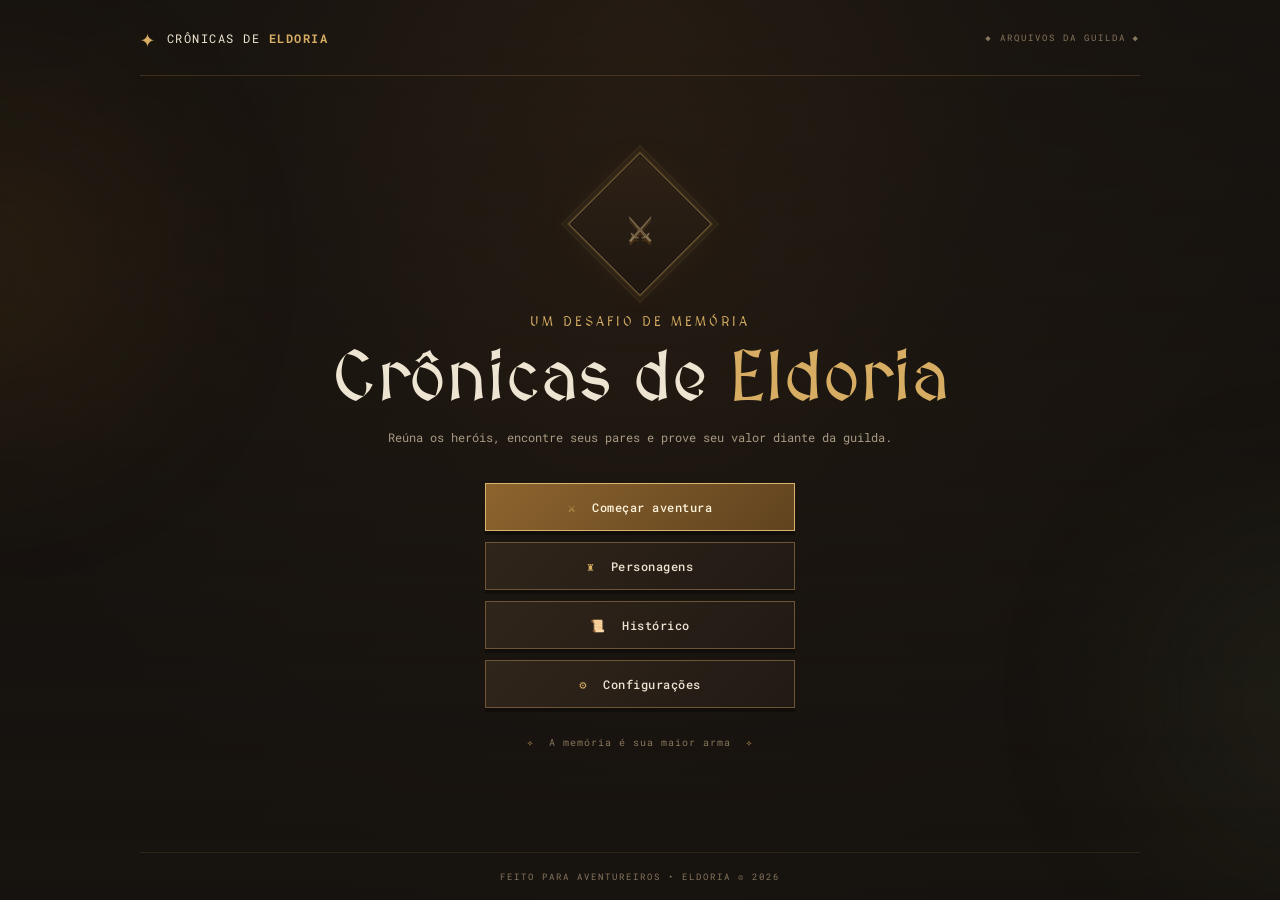
<file: index.html>
<!--é o ponto de entrada do site, responsável pela estrutura e navegação do menu principal.-->

<!doctype html>
<html lang="pt-BR">
  <head>
    <meta charset="UTF-8" />
    <meta name="viewport" content="width=device-width, initial-scale=1.0" />
    <meta name="theme-color" content="#17130f" />
    <meta
      name="description"
      content="Um jogo da memória com personagens de RPG medieval em pixel art."
    />
    <title>Crônicas de Eldoria — Jogo da Memória</title>
    <link rel="preconnect" href="https://fonts.googleapis.com" />
    <link rel="preconnect" href="https://fonts.gstatic.com" crossorigin />
    <link
      href="https://fonts.googleapis.com/css2?family=MedievalSharp&family=Roboto+Mono:wght@400;500;700&display=swap"
      rel="stylesheet"
    />
    <link rel="stylesheet" href="css/style.css" />
  </head>
  <body class="menu-page">

    <!--Utilizamos a tag video do HTML para colocar um vídeo como plano de fundo do nosso site-->
    <video
      class="bg-video" 
      src="imgs/interface/cards.mp4"
      autoplay
      muted
      loop
      playsinline
      aria-hidden="true"
    ></video>
    <div class="bg-video-overlay" aria-hidden="true"></div>

    <div class="ambient ambient-one"></div>
    <div class="ambient ambient-two"></div>

    <main class="app-shell">
      <header class="topbar">
        <a class="brand" href="index.html" aria-label="Voltar ao menu">
          <span class="brand-mark">✦</span
          ><span>CRÔNICAS DE <b>ELDORIA</b></span>
        </a>
        <span class="topbar-caption">◆ ARQUIVOS DA GUILDA ◆</span>
      </header>

      <section class="screen menu-screen active">
        <div class="hero-emblem" aria-hidden="true"><span>⚔</span></div>
        <p class="eyebrow">UM DESAFIO DE MEMÓRIA</p>
        <h1>Crônicas de <span>Eldoria</span></h1>
        <p class="intro">
          Reúna os heróis, encontre seus pares e prove seu valor diante da
          guilda.
        </p>
        <nav class="menu-actions" aria-label="Menu principal"> <!--agrupa os quatro botões de navegação-->
          <a class="menu-button primary" href="pages/jogo.html">
            <span>⚔</span> Começar aventura
          </a>
          <a class="menu-button" href="pages/personagens.html">
            <span>♜</span> Personagens
          </a>
          <a class="menu-button" href="pages/history.html">
            <span>📜</span> Histórico
          </a>
          <a class="menu-button" href="pages/configuracoes.html">
            <span>⚙</span> Configurações
          </a>
        </nav>
        <div class="menu-footer">
          <span>✧</span> A memória é sua maior arma <span>✧</span>
        </div>
      </section>

      <footer class="site-footer"> <!--Aqui é uma mensagem simples onde fica embaixo da opçoes -->
        FEITO PARA AVENTUREIROS • ELDORIA © 2026
      </footer>
    </main>
  </body>
</html>
</file>
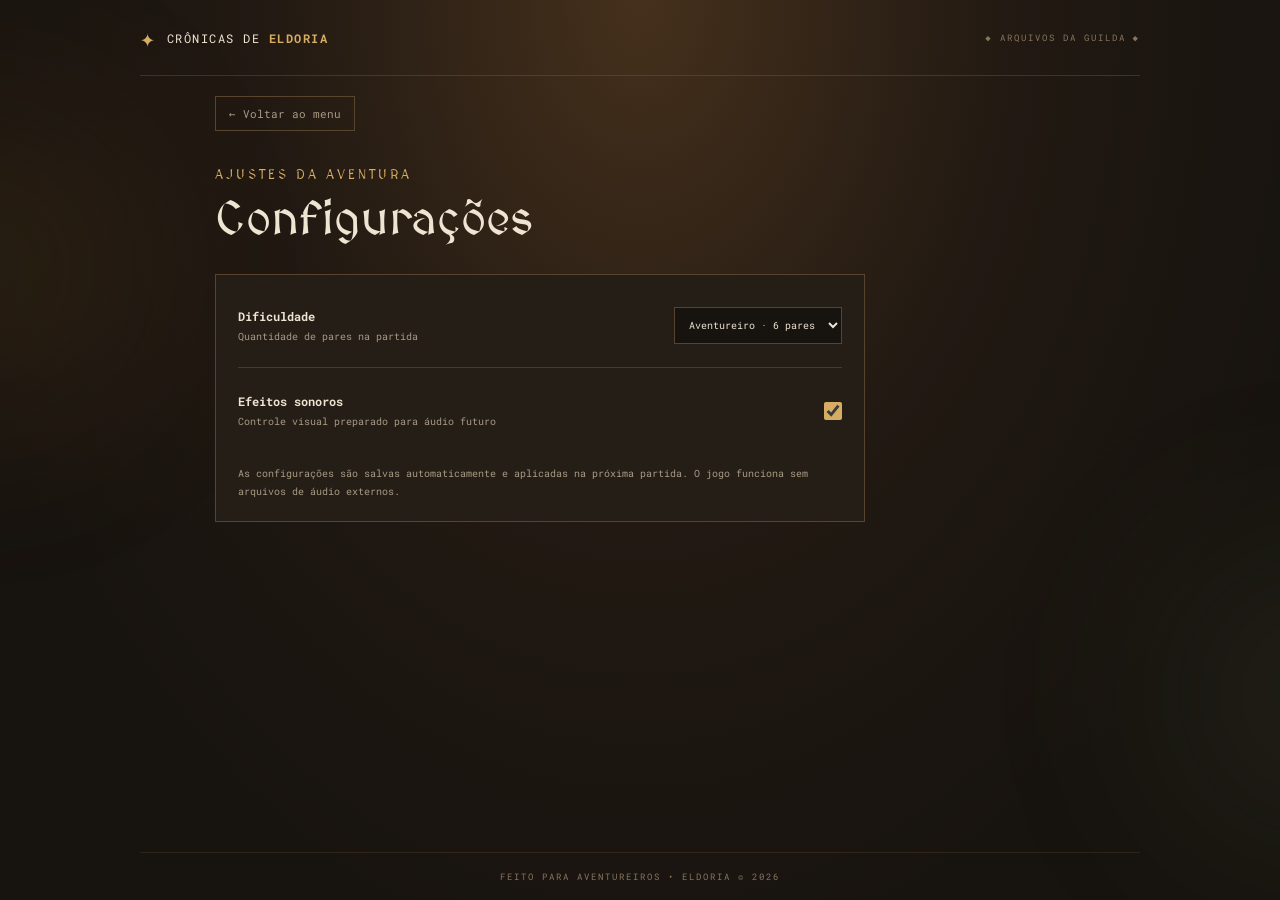
<file: pages/configuracoes.html>
<!doctype html>
<html lang="pt-BR">
  <head>
    <meta charset="UTF-8" />
    <meta name="viewport" content="width=device-width, initial-scale=1.0" />
    <meta name="theme-color" content="#17130f" />
    <meta
      name="description"
      content="Ajuste a dificuldade e os efeitos sonoros."
    />
    <title>Configurações — Crônicas de Eldoria</title>
    <link rel="preconnect" href="https://fonts.googleapis.com" />
    <link rel="preconnect" href="https://fonts.gstatic.com" crossorigin />
    <link
      href="https://fonts.googleapis.com/css2?family=MedievalSharp&family=Roboto+Mono:wght@400;500;700&display=swap"
      rel="stylesheet"
    />
    <link rel="stylesheet" href="../css/style.css" />
  </head>
  <body>
    <div class="ambient ambient-one"></div>
    <div class="ambient ambient-two"></div>

    <main class="app-shell">
      <header class="topbar">
        <a class="brand" href="../index.html" aria-label="Voltar ao menu">
          <span class="brand-mark">✦</span
          ><span>CRÔNICAS DE <b>ELDORIA</b></span>
        </a>
        <span class="topbar-caption">◆ ARQUIVOS DA GUILDA ◆</span>
      </header>

      <section class="screen content-screen active">
        <a class="back-button" href="../index.html">← Voltar ao menu</a>
        <p class="eyebrow">AJUSTES DA AVENTURA</p>
        <h2>Configurações</h2>
        <div class="settings-panel">
          <label class="setting-row"
            ><span
              ><b>Dificuldade</b
              ><small>Quantidade de pares na partida</small></span
            >
            <select id="difficulty-select">
              <option value="easy">Aprendiz · 4 pares</option>
              <option value="normal" selected>Aventureiro · 6 pares</option>
              <option value="hard">Lenda · 8 pares</option>
            </select>
          </label>
          <label class="setting-row"
            ><span
              ><b>Efeitos sonoros</b
              ><small>Controle visual preparado para áudio futuro</small></span
            >
            <input id="sound-toggle" type="checkbox" checked />
          </label>
          <p class="settings-note">
            As configurações são salvas automaticamente e aplicadas na próxima
            partida. O jogo funciona sem arquivos de áudio externos.
          </p>
        </div>
      </section>

      <footer class="site-footer">
        FEITO PARA AVENTUREIROS • ELDORIA © 2026
      </footer>
    </main>
    <script type="module" src="../js/pages/settings-page.js"></script>
  </body>
</html>
</file>
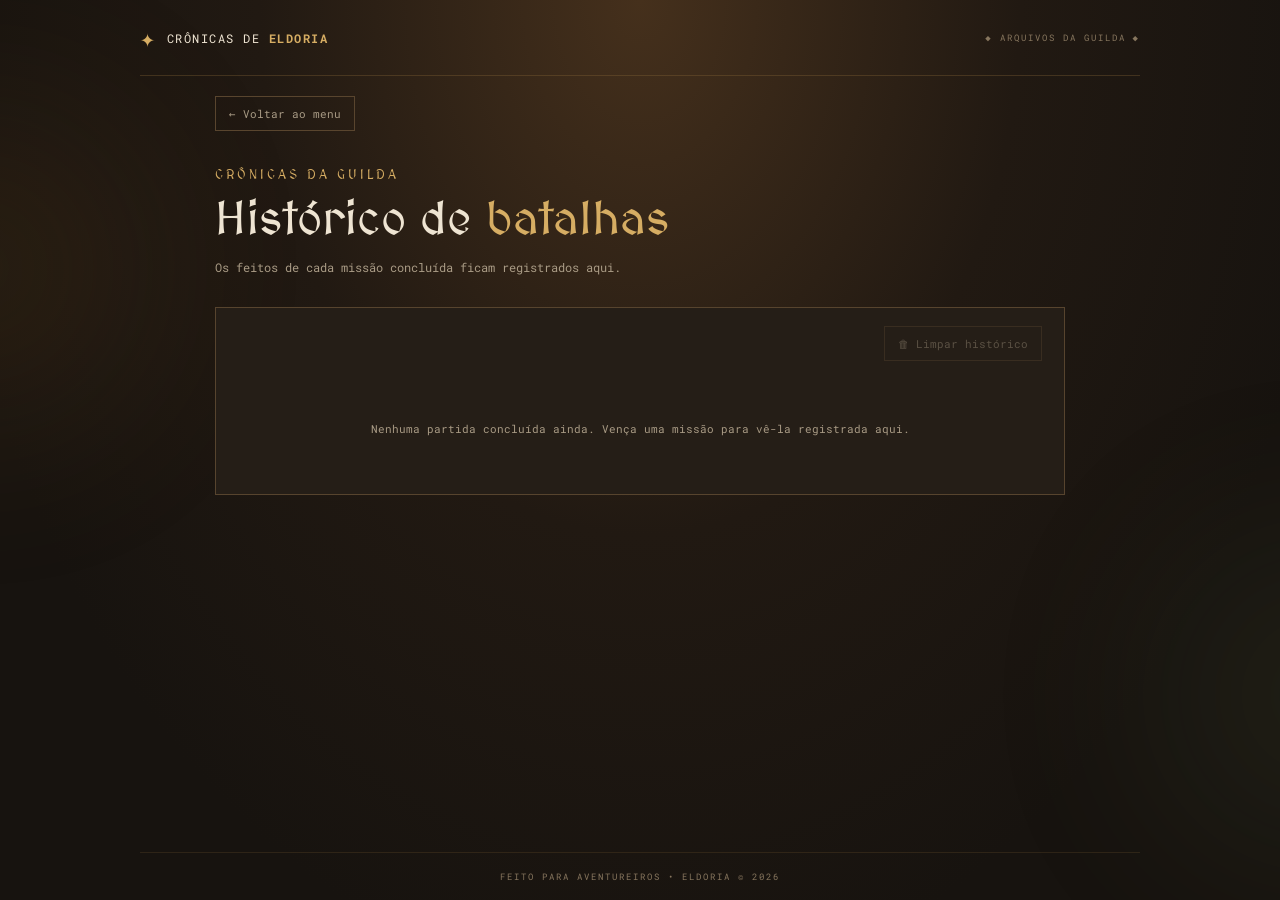
<file: pages/history.html>
<!doctype html>
<html lang="pt-BR">
  <head>
    <meta charset="UTF-8" />
    <meta name="viewport" content="width=device-width, initial-scale=1.0" />
    <meta name="theme-color" content="#17130f" />
    <meta
      name="description"
      content="Registro das partidas concluídas em Eldoria."
    />
    <title>Histórico — Crônicas de Eldoria</title>
    <link rel="preconnect" href="https://fonts.googleapis.com" />
    <link rel="preconnect" href="https://fonts.gstatic.com" crossorigin />
    <link
      href="https://fonts.googleapis.com/css2?family=MedievalSharp&family=Roboto+Mono:wght@400;500;700&display=swap"
      rel="stylesheet"
    />
    <link rel="stylesheet" href="../css/style.css" />
  </head>
  <body>
    <div class="ambient ambient-one"></div>
    <div class="ambient ambient-two"></div>

    <main class="app-shell">
      <header class="topbar">
        <a class="brand" href="../index.html" aria-label="Voltar ao menu">
          <span class="brand-mark">✦</span
          ><span>CRÔNICAS DE <b>ELDORIA</b></span>
        </a>
        <span class="topbar-caption">◆ ARQUIVOS DA GUILDA ◆</span>
      </header>

      <section class="screen content-screen active">
        <a class="back-button" href="../index.html">← Voltar ao menu</a>
        <p class="eyebrow">CRÔNICAS DA GUILDA</p>
        <h2>Histórico de <span>batalhas</span></h2>
        <p class="section-description">
          Os feitos de cada missão concluída ficam registrados aqui.
        </p>

        <div class="history-panel">
          <div class="history-toolbar">
            <span id="history-summary" class="history-summary"></span>
            <button id="clear-history" class="back-button danger" type="button">
              🗑 Limpar histórico
            </button>
          </div>

          <p id="history-empty" class="history-empty">
            Nenhuma partida concluída ainda. Vença uma missão para vê-la
            registrada aqui.
          </p>

          <table id="history-table" class="history-table" hidden>
            <thead>
              <tr>
                <th scope="col">Partida</th>
                <th scope="col">Tempo</th>
                <th scope="col">Movimentos</th>
                <th scope="col">Concluída em</th>
              </tr>
            </thead>
            <tbody id="history-body"></tbody>
          </table>
        </div>
      </section>

      <dialog id="confirm-dialog" class="confirm-dialog">
        <form method="dialog">
          <p class="eyebrow">ATENÇÃO, AVENTUREIRO</p>
          <h3>Apagar o histórico?</h3>
          <p class="section-description">
            Todos os registros de partidas serão removidos e esta ação não pode
            ser desfeita.
          </p>
          <div class="confirm-actions">
            <button class="menu-button" value="cancel">Cancelar</button>
            <button class="menu-button primary" value="confirm">
              Apagar tudo
            </button>
          </div>
        </form>
      </dialog>

      <footer class="site-footer">
        FEITO PARA AVENTUREIROS • ELDORIA © 2026
      </footer>
    </main>
    <script type="module" src="../js/pages/history-page.js"></script>
  </body>
</html>
</file>
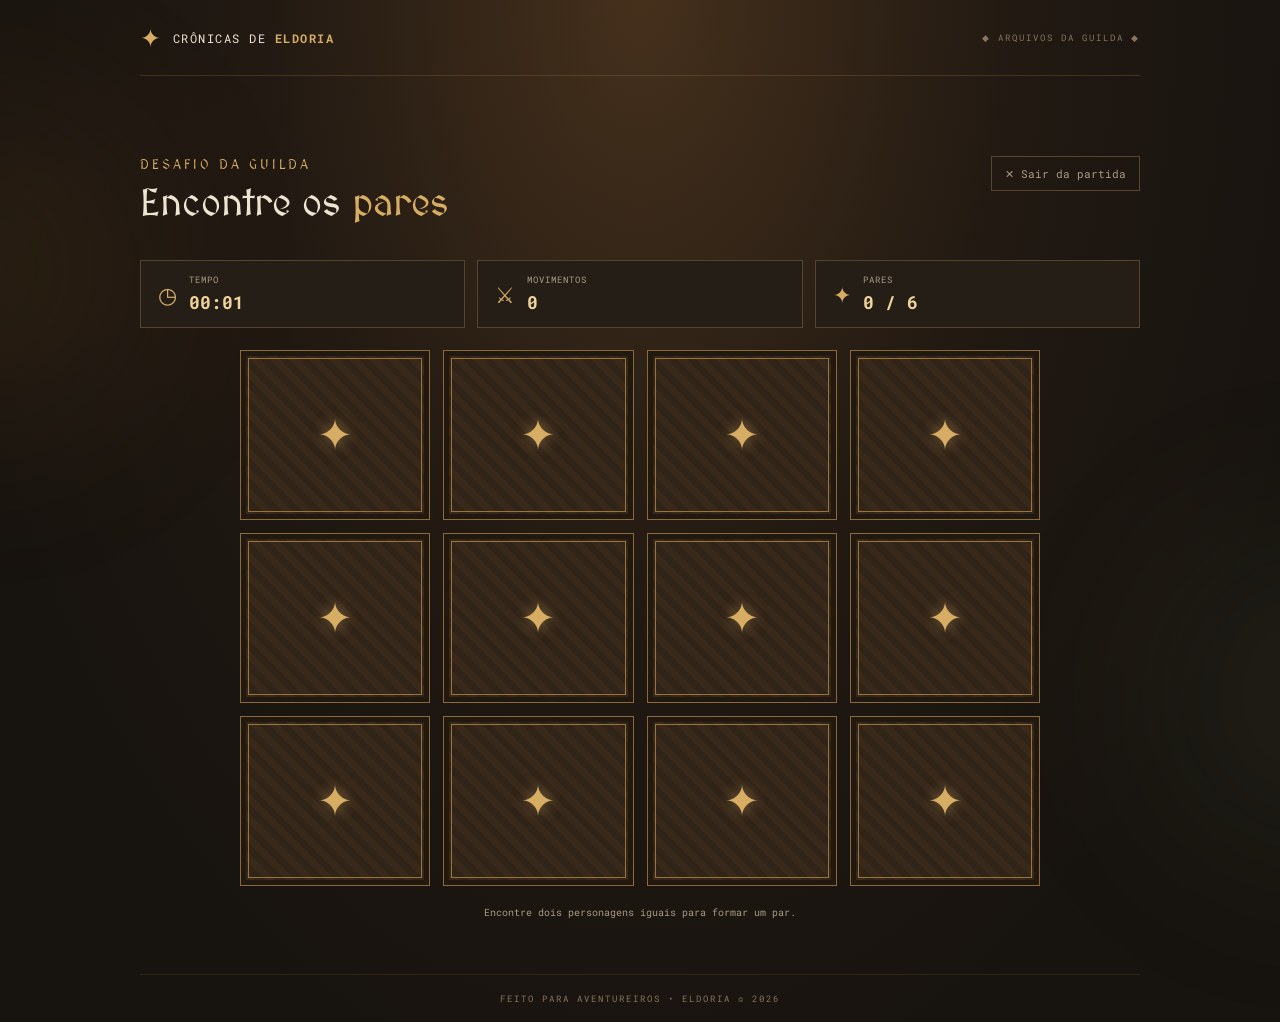
<file: pages/jogo.html>
<!doctype html>
<html lang="pt-BR">
  <head>
    <meta charset="UTF-8" />
    <meta name="viewport" content="width=device-width, initial-scale=1.0" />
    <meta name="theme-color" content="#17130f" />
    <meta
      name="description"
      content="Encontre os pares de heróis o mais rápido que puder."
    />
    <title>Partida — Crônicas de Eldoria</title>
    <link rel="preconnect" href="https://fonts.googleapis.com" />
    <link rel="preconnect" href="https://fonts.gstatic.com" crossorigin />
    <link
      href="https://fonts.googleapis.com/css2?family=MedievalSharp&family=Roboto+Mono:wght@400;500;700&display=swap"
      rel="stylesheet"
    />
    <link rel="stylesheet" href="../css/style.css" />
  </head>
  <body>
    <div class="ambient ambient-one"></div>
    <div class="ambient ambient-two"></div>

    <main class="app-shell">
      <header class="topbar">
        <a class="brand" href="../index.html" aria-label="Voltar ao menu">
          <span class="brand-mark">✦</span
          ><span>CRÔNICAS DE <b>ELDORIA</b></span>
        </a>
        <span class="topbar-caption">◆ ARQUIVOS DA GUILDA ◆</span>
      </header>

      <section id="game-screen" class="screen game-screen active">
        <div class="game-heading">
          <div>
            <p class="eyebrow">DESAFIO DA GUILDA</p>
            <h2>Encontre os <span>pares</span></h2>
          </div>
          <a class="back-button" href="../index.html">✕ Sair da partida</a>
        </div>
        <div class="game-stats">
          <div class="stat">
            <span class="stat-icon">◷</span>
            <div>
              <small>TEMPO</small><strong id="timer-display">00:00</strong>
            </div>
          </div>
          <div class="stat">
            <span class="stat-icon">⚔</span>
            <div>
              <small>MOVIMENTOS</small><strong id="moves-display">0</strong>
            </div>
          </div>
          <div class="stat">
            <span class="stat-icon">✦</span>
            <div>
              <small>PARES</small><strong id="pairs-display">0 / 6</strong>
            </div>
          </div>
        </div>
        <div
          id="game-board"
          class="game-board"
          aria-label="Tabuleiro do jogo da memória"
        ></div>
        <p class="game-hint">
          Encontre dois personagens iguais para formar um par.
        </p>
      </section>

      <section id="victory-screen" class="screen victory-screen">
        <div class="victory-seal">✦</div>
        <p class="eyebrow">MISSÃO CONCLUÍDA</p>
        <h2>Vitória, <span>aventureiro!</span></h2>
        <p class="victory-copy">
          Todos os heróis foram reunidos. A guilda reconhece sua conquista.
        </p>
        <div class="victory-stats">
          <div>
            <small>TEMPO TOTAL</small><strong id="final-time">00:00</strong>
          </div>
          <div>
            <small>MOVIMENTOS</small><strong id="final-moves">0</strong>
          </div>
        </div>
        <div class="victory-actions">
          <button class="menu-button primary" data-action="restart">
            ↻ Jogar novamente
          </button>
          <a class="menu-button" href="history.html">
            <span>📜</span> Ver histórico
          </a>
          <a class="menu-button" href="../index.html">⌂ Voltar ao menu</a>
        </div>
      </section>

      <footer class="site-footer">
        FEITO PARA AVENTUREIROS • ELDORIA © 2026
      </footer>
    </main>
    <script type="module" src="../js/pages/game-page.js"></script>
  </body>
</html>
</file>
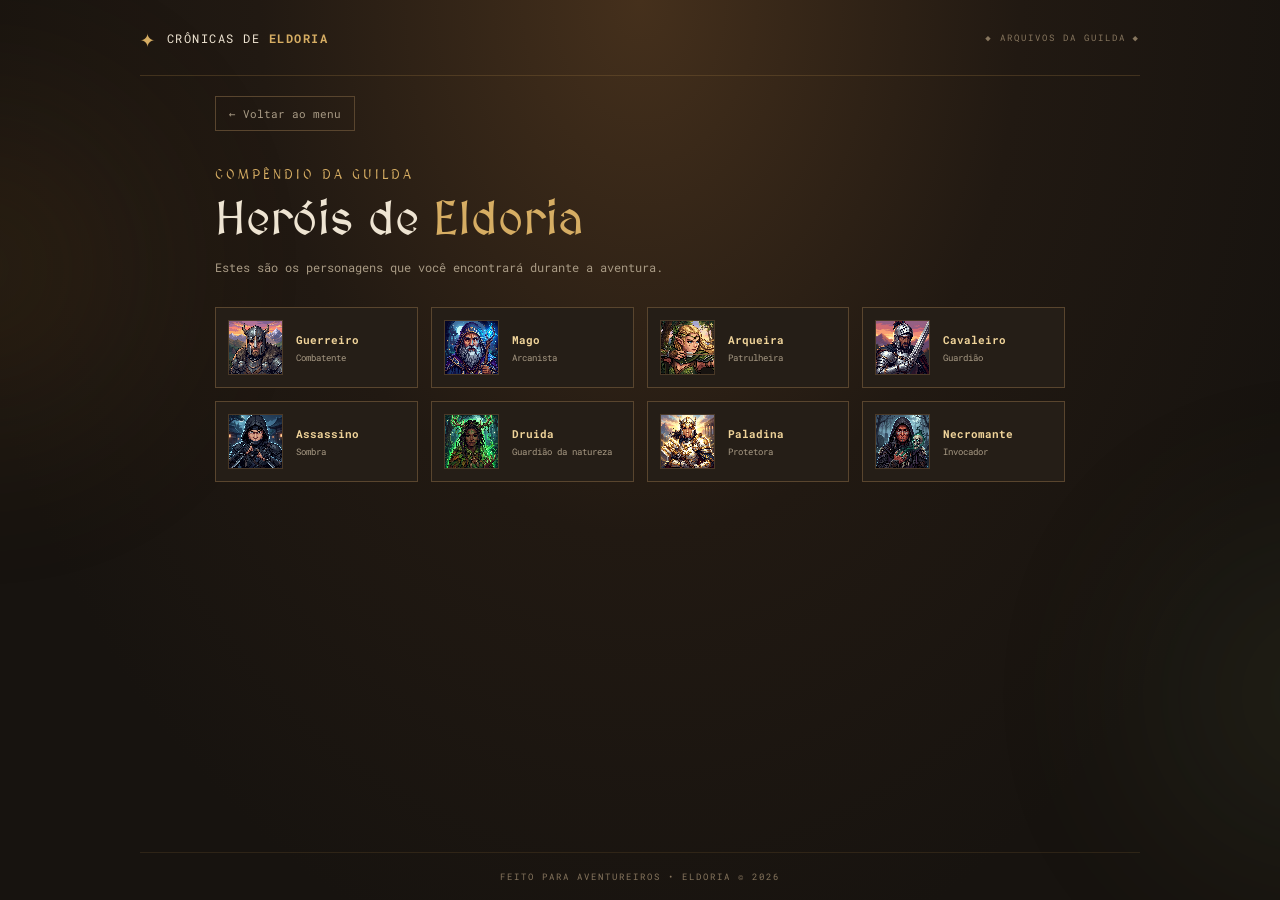
<file: pages/personagens.html>
<!--Esse arquivo é responsavel por criar a estrotura da página 
onde são apresentados os personagens do jogo Crônicas de Eldoria.-->

<!doctype html>
<html lang="pt-BR">
  <head>
    <meta charset="UTF-8" />
    <meta name="viewport" content="width=device-width, initial-scale=1.0" />
    <meta name="theme-color" content="#17130f" />
    <meta name="description" content="Conheça os heróis de Eldoria." />
    <title>Personagens — Crônicas de Eldoria</title>
    <link rel="preconnect" href="https://fonts.googleapis.com" />
    <link rel="preconnect" href="https://fonts.gstatic.com" crossorigin />
    <link
      href="https://fonts.googleapis.com/css2?family=MedievalSharp&family=Roboto+Mono:wght@400;500;700&display=swap"
      rel="stylesheet"
    />
    <link rel="stylesheet" href="../css/style.css" />
  </head>
  <body>
    <div class="ambient ambient-one"></div>
    <div class="ambient ambient-two"></div>

    <!--O main é responsável por organizar o conteúdo principal da página de personagens.-->
    <main class="app-shell">
      <header class="topbar">
        <a class="brand" href="../index.html" aria-label="Voltar ao menu">
          <span class="brand-mark">✦</span
          ><span>CRÔNICAS DE <b>ELDORIA</b></span>
        </a>
        <span class="topbar-caption">◆ ARQUIVOS DA GUILDA ◆</span>
      </header>

      <section class="screen content-screen active">
        <a class="back-button" href="../index.html">← Voltar ao menu</a>
        <p class="eyebrow">COMPÊNDIO DA GUILDA</p>
        <h2>Heróis de <span>Eldoria</span></h2>
        <p class="section-description">
          Estes são os personagens que você encontrará durante a aventura.
        </p>
        <div id="character-list" class="character-list"></div>
      </section>

      <!--Aqui é o rodape do nosso site-->
      <footer class="site-footer">
        FEITO PARA AVENTUREIROS • ELDORIA © 2026
      </footer>
    </main>
    <script type="module" src="../js/pages/characters-page.js"></script>
  </body>
</html>
</file>
<file: css/style.css>
@import url("https://fonts.googleapis.com/css2?family=DM+Mono:wght@400;500&display=swap");

:root {
  --bg: #17130f;
  --panel: #211b15;
  --panel2: #2b2118;
  --gold: #d6ad63;
  --gold-light: #f0d49a;
  --text: #eee4d2;
  --muted: #a99b85;
  --line: #57442e;
  --green: #7e9b70;
  --shadow: 0 18px 55px #0008;
}

* {
  padding: 0;
  margin: 0;
  box-sizing: border-box;
}

body {
  margin: 0;
  min-height: 100vh;
  background: radial-gradient(
    ellipse at 50% 0%,
    #45301c 0,
    #211912 42%,
    var(--bg) 78%
  );
  color: var(--text);
  font-family: "Roboto Mono", monospace;
  overflow-x: hidden;
  position: relative;
}
body:before {
  content: "";
  position: fixed;
  inset: 0;
  z-index: 1;
  pointer-events: none;
  opacity: 0.13;
  background-image:
    linear-gradient(90deg, transparent 49%, #b58a4c 50%, transparent 51%),
    linear-gradient(transparent 49%, #b58a4c 50%, transparent 51%);
  background-size: 44px 44px;
  mask-image: linear-gradient(to bottom, #000, transparent 70%);
}

.ambient {
  position: fixed;
  width: 320px;
  height: 320px;
  border-radius: 50%;
  filter: blur(100px);
  opacity: 0.12;
  pointer-events: none;
}

.ambient-one {
  background: #b7772c;
  top: 12%;
  left: -180px;
}

.ambient-two {
  background: #637c4e;
  right: -200px;
  bottom: 5%;
}

.app-shell {
  position: relative;
  width: min(100% - 32px, 1000px);
  min-height: 100vh;
  margin: auto;
  display: flex;
  flex-direction: column;
}
.topbar {
  height: 76px;
  border-bottom: 1px solid #8b693b55;
  display: flex;
  align-items: center;
  justify-content: space-between;
}
.brand {
  display: flex;
  align-items: center;
  gap: 10px;
  color: var(--text);
  text-decoration: none;
  font-size: 12px;
  letter-spacing: 1.5px;
}
.brand b {
  color: var(--gold);
}
.brand-mark {
  color: var(--gold);
  font-size: 25px;
}
.topbar-caption,
.site-footer {
  font-size: 9px;
  letter-spacing: 2px;
  color: #87765e;
}
.screen {
  display: none;
  flex: 1;
  margin: 44px 0 55px;
  position: relative;
}

.bg-video {
  position: fixed;
  inset: 0;
  width: 100%;
  height: 100%;
  object-fit: cover;
  z-index: -2;
  pointer-events: none;
}
.bg-video-overlay {
  position: fixed;
  inset: 0;
  z-index: -1;
  pointer-events: none;
  background: linear-gradient(to bottom, #17130fb3, #17130f80 45%, #17130fcc);
}

.screen.active {
  display: flex;
  flex-direction: column;
  animation: appear 0.3s ease;
}
@keyframes appear {
  from {
    opacity: 0;
    transform: translateY(7px);
  }
  to {
    opacity: 1;
    transform: none;
  }
}
.menu-screen {
  align-items: center;
  justify-content: center;
  text-align: center;
  min-height: 650px;
}
.hero-emblem {
  width: 102px;
  height: 102px;
  border: 1px solid var(--gold);
  outline: 5px double #9d774544;
  transform: rotate(45deg);
  display: grid;
  place-items: center;
  margin: 5px auto 38px;
  background: linear-gradient(135deg, #392819, #1c1712);
  box-shadow: 0 0 35px #c08d3c22;
  opacity: 50%;
}
.hero-emblem span {
  transform: rotate(-45deg);
  font-size: 47px;
  color: var(--gold-light);
  text-shadow: 0 3px #714a1c;
}
h1,
h2,
.eyebrow {
  font-family: "MedievalSharp", serif;
}
h1 {
  font-size: clamp(42px, 8vw, 70px);
  font-weight: 400;
  line-height: 1.05;
  margin: 10px 0 14px;
}
h1 span,
h2 span {
  color: var(--gold);
}
h2 {
  font-size: clamp(34px, 6vw, 48px);
  font-weight: 400;
  margin: 8px 0 10px;
}
.eyebrow {
  color: var(--gold);
  font-size: 13px;
  letter-spacing: 3px;
  margin: 0;
}
.intro,
.section-description,
.victory-copy {
  max-width: 530px;
  color: var(--muted);
  font-size: 12px;
  line-height: 1.9;
  margin: 0 auto;
}
.menu-actions {
  width: min(100%, 310px);
  display: grid;
  gap: 11px;
  margin: 34px 0 28px;
}
.menu-button {
  font:
    500 12px "Roboto Mono",
    monospace;
  letter-spacing: 0.5px;
  color: var(--text);
  background: linear-gradient(135deg, #30251a, #211a14);
  border: 1px solid #6e5535;
  padding: 15px 18px;
  cursor: pointer;
  transition: 0.2s;
  box-shadow: 0 4px 0 #100d0a;
}
a.menu-button {
  display: block;
  text-align: center;
  text-decoration: none;
}
.menu-button span {
  color: var(--gold);
  margin-right: 9px;
}
.menu-button:hover {
  border-color: var(--gold);
  transform: translateY(-2px);
  color: var(--gold-light);
}
.menu-button.primary {
  background: linear-gradient(135deg, #8d642e, #60431f);
  border-color: #d9b36c;
  color: #fff4dc;
}
.menu-button.primary:hover {
  background: linear-gradient(135deg, #a47739, #735126);
}
.menu-footer {
  font-size: 10px;
  color: #88765b;
  letter-spacing: 1px;
}
.menu-footer span {
  color: var(--gold);
  padding: 0 8px;
}
.site-footer {
  text-align: center;
  padding: 18px 0;
  border-top: 1px solid #8b693b33;
  margin-top: auto;
}
.content-screen {
  max-width: 850px;
  width: 100%;
  margin: 0 auto;
}
.back-button {
  align-self: flex-start;
  background: none;
  border: 1px solid #59452e;
  color: var(--muted);
  font:
    11px "Roboto Mono",
    monospace;
  padding: 9px 13px;
  cursor: pointer;
  margin: 20px 0 35px 0;
}
a.back-button {
  display: inline-block;
  text-decoration: none;
}
.back-button:hover {
  color: var(--gold);
  border-color: var(--gold);
}
.content-screen .section-description {
  margin: 0 0 28px;
}
.character-list {
  display: grid;
  grid-template-columns: repeat(auto-fit, minmax(170px, 1fr));
  gap: 13px;
}
.character-entry {
  display: flex;
  align-items: center;
  gap: 13px;
  background: #251e17;
  border: 1px solid #59452e;
  padding: 12px;
}
.character-entry img {
  width: 55px;
  height: 55px;
  object-fit: contain;
  image-rendering: pixelated;
  background: #17130f;
  border: 1px solid #4a3927;
}
.character-entry b {
  display: block;
  font-size: 11px;
  color: var(--gold-light);
}
.character-entry small {
  display: block;
  color: var(--muted);
  font-size: 9px;
  margin-top: 5px;
}
.settings-panel {
  border: 1px solid var(--line);
  background: #251e17;
  padding: 8px 22px;
  max-width: 650px;
  margin-top: 18px;
}
.setting-row {
  min-height: 85px;
  display: flex;
  align-items: center;
  justify-content: space-between;
  gap: 20px;
  border-bottom: 1px solid #4a3927;
}
.setting-row:last-of-type {
  border: 0;
}
.setting-row b {
  display: block;
  font-size: 12px;
}
.setting-row small {
  display: block;
  color: var(--muted);
  font-size: 10px;
  margin-top: 6px;
}
.setting-row select {
  background: #17130f;
  border: 1px solid var(--line);
  color: var(--text);
  padding: 10px;
  font:
    10px "Roboto Mono",
    monospace;
  max-width: 190px;
}
.setting-row input {
  accent-color: var(--gold);
  width: 18px;
  height: 18px;
}
.settings-note {
  font-size: 10px;
  line-height: 1.8;
  color: var(--muted);
  padding: 12px 0;
}
.game-screen {
  padding-top: 36px;
}
.game-heading {
  display: flex;
  justify-content: space-between;
  align-items: center;
  gap: 15px;
}
.game-heading .back-button {
  margin: 0;
}
.game-heading h2 {
  font-size: 38px;
}
.game-stats {
  display: grid;
  grid-template-columns: repeat(3, 1fr);
  gap: 12px;
  margin: 25px 0 22px;
}
.stat {
  display: flex;
  align-items: center;
  gap: 12px;
  border: 1px solid var(--line);
  background: #251e17;
  padding: 13px 17px;
}
.stat-icon {
  font-size: 22px;
  color: var(--gold);
}
.stat small,
.victory-stats small {
  display: block;
  font-size: 9px;
  letter-spacing: 1px;
  color: var(--muted);
}
.stat strong {
  font-size: 18px;
  color: var(--gold-light);
  display: block;
  margin-top: 5px;
}
.game-board {
  display: grid;
  grid-template-columns: repeat(4, minmax(0, 1fr));
  gap: 13px;
  width: 80%;
  margin: 0 auto;
}
.memory-card {
  width: 100%;
  position: relative;
  aspect-ratio: 1.12;
  border: 1px solid #8b693b;
  background: #2b2118;
  padding: 0;
  cursor: pointer;
}
.memory-card:focus-visible {
  outline: 2px solid var(--gold-light);
  outline-offset: 3px;
}
.card-inner {
  position: absolute;
  inset: 0;
  transition: transform 0.45s;
  transform-style: preserve-3d;
}
.memory-card.flipped .card-inner,
.memory-card.matched .card-inner {
  transform: rotateY(180deg);
}
.card-face {
  position: absolute;
  inset: 0;
  display: grid;
  place-items: center;
  backface-visibility: hidden;
}
.card-back {
  background: repeating-linear-gradient(45deg, #38291b 0 7px, #302317 7px 14px);
  border: 5px solid #211910;
  outline: 1px solid #9b743d;
  outline-offset: -8px;
}
.card-back:after {
  content: "✦";
  font-size: clamp(25px, 5vw, 43px);
  color: var(--gold);
  text-shadow: 0 0 15px #d6ad6388;
}
.card-front {
  transform: rotateY(180deg);
  background: radial-gradient(circle, #49341f, #211912);
  border: 5px solid #211910;
  outline: 1px solid #b68b4b;
  outline-offset: -8px;
  overflow: hidden;
}
.card-front img {
  width: 100%;
  object-fit: contain;
  image-rendering: pixelated;
}
.card-front .fallback {
  font-size: clamp(35px, 6vw, 58px);
  filter: drop-shadow(0 4px 2px #000);
}
.memory-card.matched {
  border-color: var(--green);
  cursor: default;
  box-shadow: 0 0 14px #7e9b7033;
}
.memory-card.matched .card-front {
  background: radial-gradient(circle, #34422c, #1b2117);
}
.game-hint {
  text-align: center;
  color: var(--muted);
  font-size: 10px;
  margin: 20px 0 0;
}
.victory-screen {
  align-items: center;
  justify-content: center;
  text-align: center;
  min-height: 620px;
}
.victory-seal {
  width: 76px;
  height: 76px;
  border: 1px solid var(--gold);
  display: grid;
  place-items: center;
  color: var(--gold);
  font-size: 34px;
  transform: rotate(45deg);
  margin: 0 auto 30px;
  box-shadow: 0 0 25px #d6ad6322;
}
.victory-seal:first-letter {
  transform: rotate(-45deg);
}
.victory-screen h2 {
  margin: 12px 0;
}
.victory-stats {
  display: flex;
  gap: 12px;
  margin: 28px 0;
}
.victory-stats div {
  min-width: 135px;
  padding: 18px 24px;
  border: 1px solid var(--line);
  background: #251e17;
}
.victory-stats strong {
  display: block;
  font-size: 23px;
  color: var(--gold-light);
  margin-top: 8px;
}
.victory-actions {
  display: grid;
  gap: 10px;
  width: min(100%, 280px);
}
.history-panel {
  border: 1px solid var(--line);
  background: #251e17;
  padding: 18px 22px 8px;
}
.history-toolbar {
  display: flex;
  align-items: center;
  justify-content: space-between;
  gap: 15px;
  margin-bottom: 18px;
}
.history-toolbar .back-button {
  margin: 0;
}
.history-summary {
  font-size: 10px;
  letter-spacing: 1px;
  color: var(--muted);
}
.back-button.danger:hover:not(:disabled) {
  color: #d98b7a;
  border-color: #d98b7a;
}
.back-button:disabled {
  opacity: 0.4;
  cursor: not-allowed;
}
.history-empty {
  color: var(--muted);
  font-size: 11px;
  line-height: 1.9;
  text-align: center;
  padding: 40px 10px 46px;
}
.history-table {
  width: 100%;
  border-collapse: collapse;
  font-size: 12px;
}
.history-table th {
  text-align: left;
  font-size: 9px;
  font-weight: 500;
  letter-spacing: 1px;
  text-transform: uppercase;
  color: var(--muted);
  padding: 0 10px 12px;
  border-bottom: 1px solid var(--line);
}
.history-table td {
  padding: 14px 10px;
  border-bottom: 1px solid #4a3927;
}
.history-table td:first-child {
  color: var(--gold);
}
.history-table td:nth-child(2) {
  color: var(--gold-light);
  font-weight: 700;
}
.history-table tbody tr:hover {
  background: #2b2118;
}
.history-table tbody tr:last-child td {
  border-bottom: 0;
}
.confirm-dialog {
  margin: auto;
  width: min(100% - 32px, 400px);
  padding: 28px;
  text-align: center;
  color: var(--text);
  background: var(--panel);
  border: 1px solid var(--gold);
  outline: 5px double #9d774544;
  box-shadow: var(--shadow);
}
.confirm-dialog::backdrop {
  background: #0009;
}
.confirm-dialog h3 {
  font:
    400 28px "MedievalSharp",
    serif;
  margin: 8px 0 10px;
}
.confirm-dialog .section-description {
  margin: 0 auto 22px;
}
.confirm-actions {
  display: grid;
  grid-template-columns: 1fr 1fr;
  gap: 10px;
}
@media (max-width: 600px) {
  .app-shell {
    width: min(100% - 22px, 1000px);
  }
  .topbar {
    height: 62px;
  }
  .topbar-caption {
    font-size: 7px;
  }
  .brand {
    font-size: 9px;
  }
  .screen {
    padding-top: 30px;
  }
  .menu-screen {
    min-height: 600px;
  }
  .hero-emblem {
    width: 80px;
    height: 80px;
    margin-bottom: 32px;
  }
  .game-heading {
    align-items: flex-start;
  }
  .game-heading h2 {
    font-size: 30px;
  }
  .game-heading .back-button {
    font-size: 9px;
    padding: 8px;
  }
  .game-stats {
    gap: 6px;
  }
  .stat {
    padding: 10px 7px;
    gap: 7px;
  }
  .stat-icon {
    font-size: 17px;
  }
  .stat small {
    font-size: 7px;
  }
  .stat strong {
    font-size: 15px;
  }
  .game-board {
    gap: 8px;
  }
  .memory-card {
    aspect-ratio: 0.9;
  }
  .card-back {
    border-width: 3px;
  }
  .card-front {
    border-width: 3px;
  }
  .setting-row {
    align-items: flex-start;
    flex-direction: column;
    justify-content: center;
    padding: 15px 0;
  }
  .setting-row select {
    max-width: 100%;
    width: 100%;
  }
  .history-panel {
    padding: 14px 12px 4px;
  }
  .history-toolbar {
    flex-direction: column-reverse;
    align-items: flex-start;
  }
  .history-table {
    font-size: 10px;
  }
  .history-table th {
    font-size: 8px;
    padding: 0 6px 10px;
  }
  .history-table td {
    padding: 11px 6px;
  }
}

@media (max-width: 500px) {
  .game-board {
    display: flex;
    justify-content: center;
    width: 100%;
    flex-wrap: wrap;
  }
  .memory-card {
    width: 25vw;
  }
}
@media (max-width: 370px) {
  .game-board {
    grid-template-columns: repeat(3, minmax(0, 1fr));
  }
  .game-heading h2 {
    font-size: 25px;
  }
}
</file>
